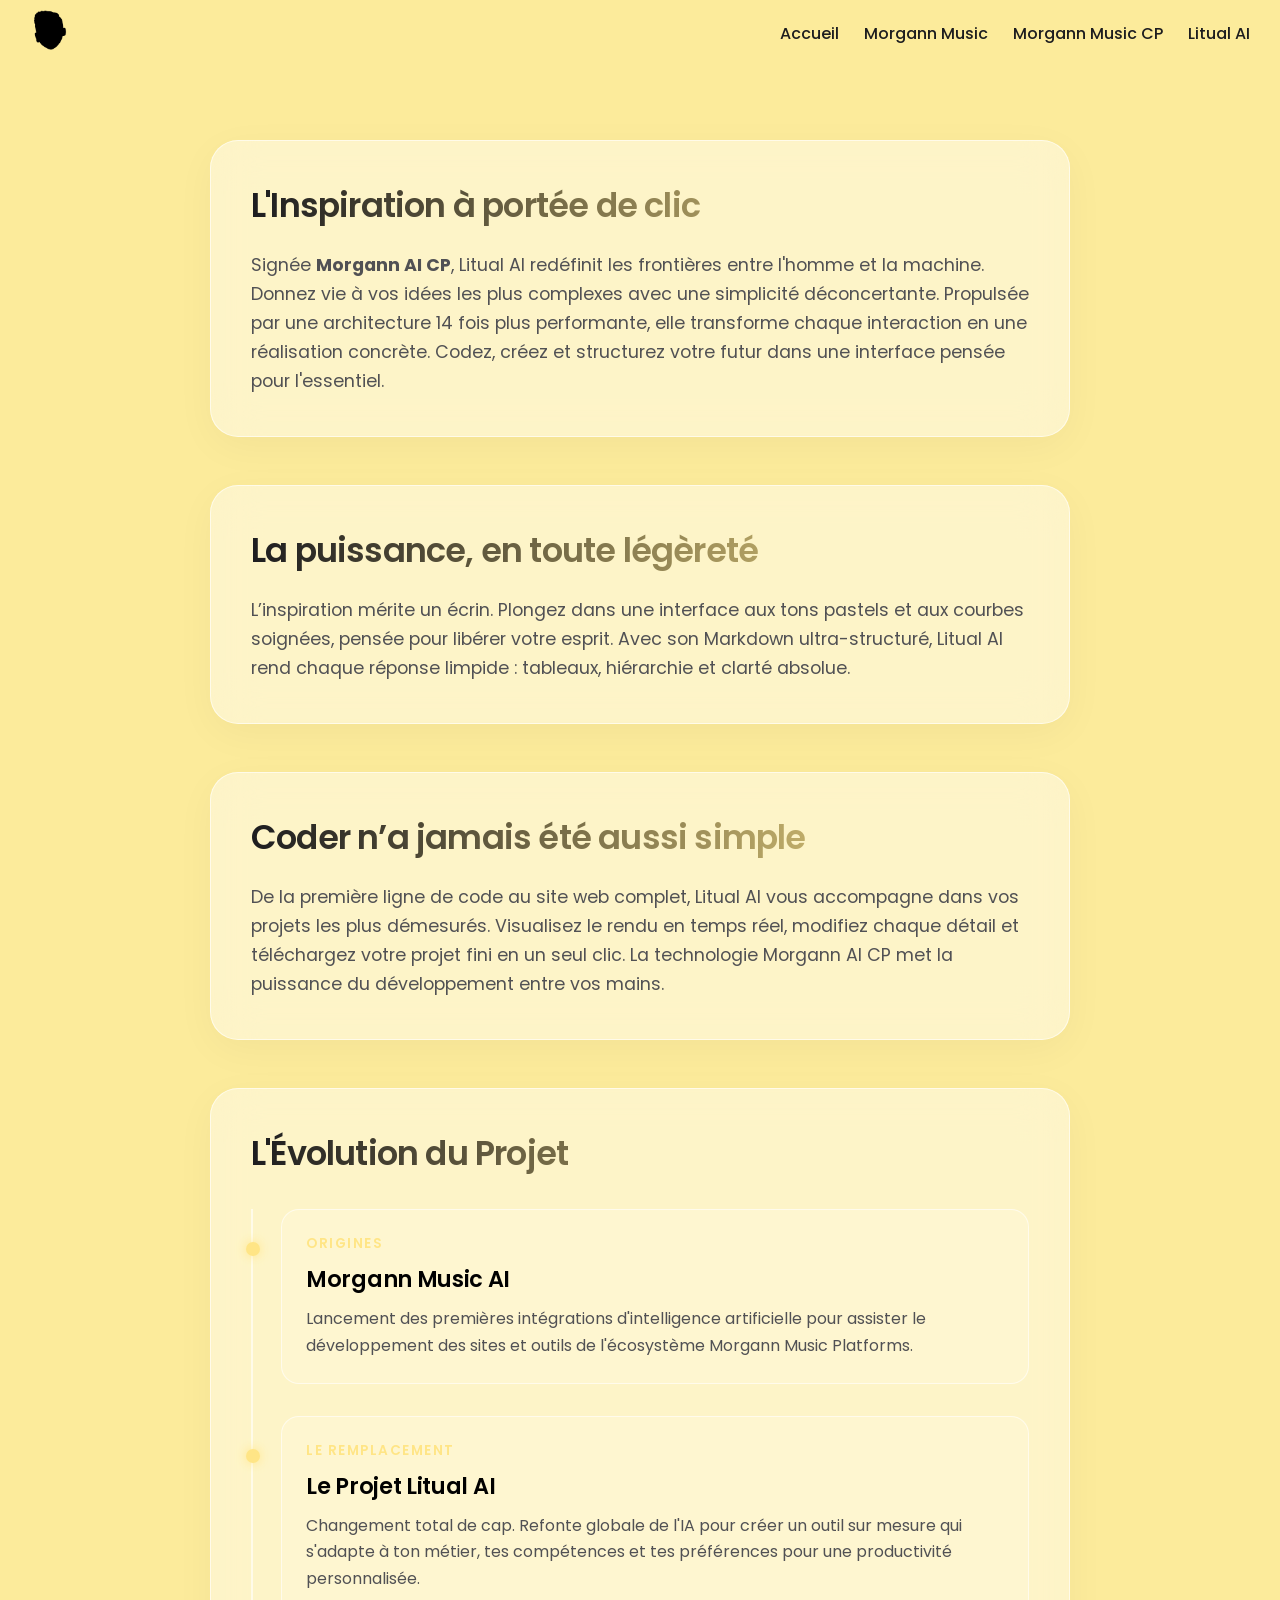
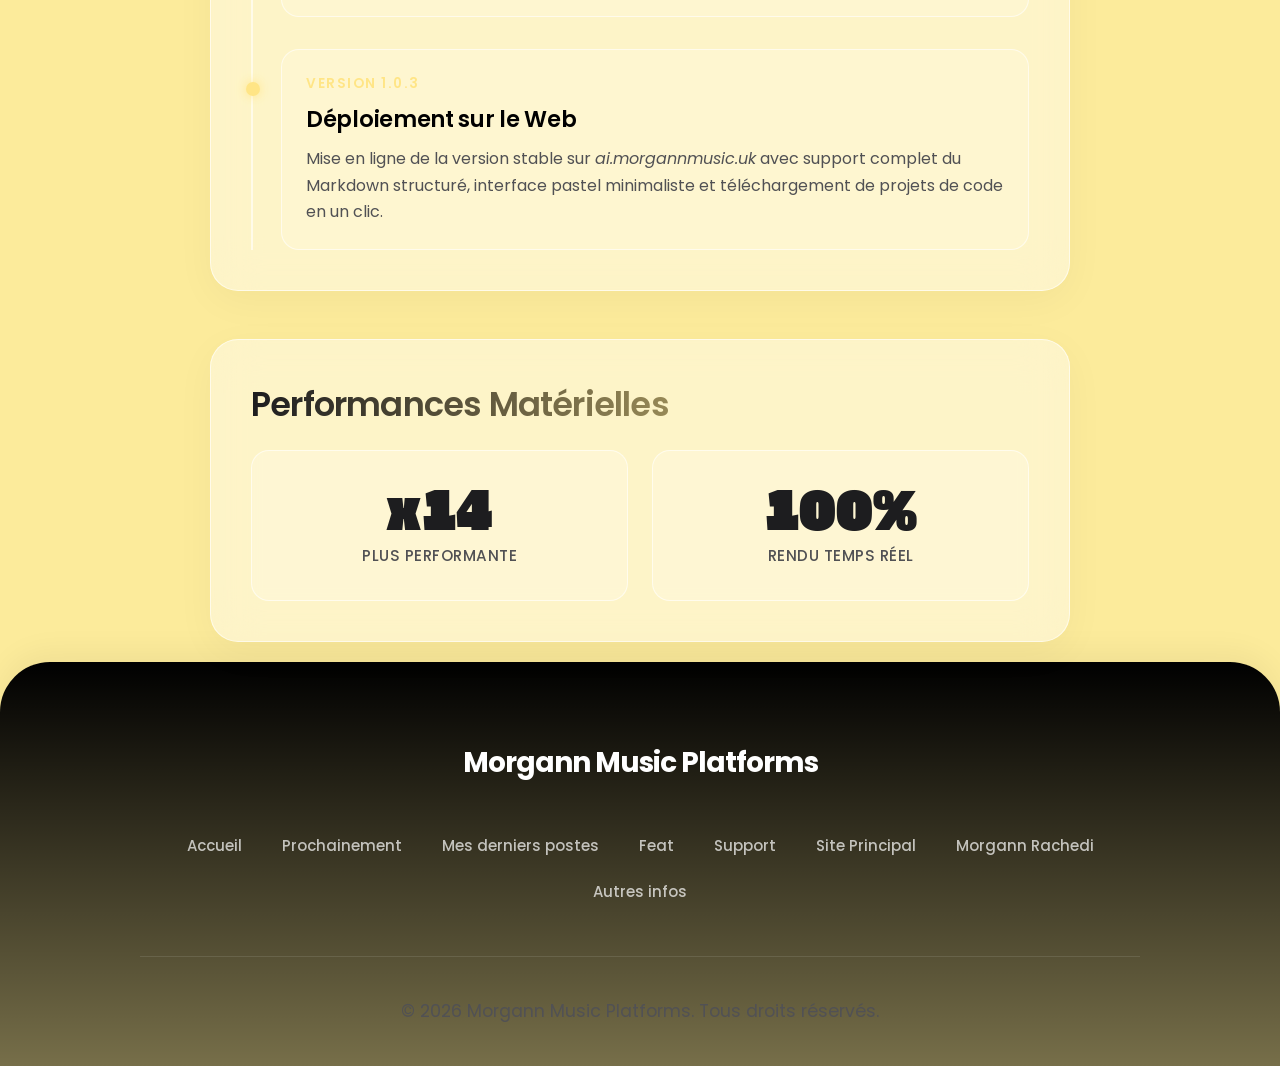
<file: litualai.html>
<!DOCTYPE html>
<html lang="fr">

<head>
    <title>Litual AI - Morgann Music Platforms</title>
    <meta charset="UTF-8">
    <meta name="viewport"
        content="width=device-width, initial-scale=1.0, maximum-scale=1.0, user-scalable=no, viewport-fit=cover">
    <meta property="og:description" content="Morgann Music Platforms, tout Morgann Music présentés ici.">
    <meta name="theme-color" content="#e0ffd6">
    <link rel="preconnect" href="https://fonts.gstatic.com" crossorigin>
    <link href="https://fonts.googleapis.com/css2?family=Roboto:wght@300;400;500;700&display=swap" rel="stylesheet">
    <link rel="icon" href="apple-touch-icon.png">
    <link rel="stylesheet" href="/assets/css/navbar-la.css">
    <link rel="stylesheet" href="/assets/css/index-la.css">
    <link rel="stylesheet" href="/assets/footer/footer.css">

    <link href="https://fonts.googleapis.com/css2?family=Gasoek+One&family=Poppins:wght@400;500;600&display=swap"
        rel="stylesheet">
</head>

<body>
    <div id="navbar-container"></div>
    <script src="/assets/js/navbar-la.js"></script>

    <main class="history-container">

        <section class="intro-section">
            <h2>L'Inspiration à portée de clic</h2>
            <p>Signée <strong>Morgann AI CP</strong>, Litual AI redéfinit les frontières entre l'homme et la machine.
                Donnez vie à vos idées les plus complexes avec une simplicité déconcertante. Propulsée par une
                architecture 14 fois plus performante, elle transforme chaque interaction en une réalisation concrète.
                Codez, créez et structurez votre futur dans une interface pensée pour l'essentiel.</p>
        </section>

        <section class="design-section">
            <h2>La puissance, en toute légèreté</h2>
            <p>L’inspiration mérite un écrin. Plongez dans une interface aux tons pastels et aux courbes soignées,
                pensée pour libérer votre esprit. Avec son Markdown ultra-structuré, Litual AI rend chaque réponse
                limpide : tableaux, hiérarchie et clarté absolue.</p>
        </section>

        <section class="dev-section">
            <h2>Coder n’a jamais été aussi simple</h2>
            <p>De la première ligne de code au site web complet, Litual AI vous accompagne dans vos projets les plus
                démesurés. Visualisez le rendu en temps réel, modifiez chaque détail et téléchargez votre projet fini en
                un seul clic. La technologie Morgann AI CP met la puissance du développement entre vos mains.</p>
        </section>

        <section class="timeline-section">
            <h2>L'Évolution du Projet</h2>

            <div class="timeline">

                <article class="timeline-event">
                    <div class="event-date">
                        <span>Origines</span>
                    </div>
                    <div class="event-content">
                        <h3>Morgann Music AI</h3>
                        <p>Lancement des premières intégrations d'intelligence artificielle pour assister le
                            développement des sites et outils de l'écosystème Morgann Music Platforms.</p>
                    </div>
                </article>

                <article class="timeline-event">
                    <div class="event-date">
                        <span>Le Remplacement</span>
                    </div>
                    <div class="event-content">
                        <h3>Le Projet Litual AI</h3>
                        <p>Changement total de cap. Refonte globale de l'IA pour créer un outil sur mesure qui s'adapte
                            à ton métier, tes compétences et tes préférences pour une productivité personnalisée.</p>
                    </div>
                </article>

                <article class="timeline-event">
                    <div class="event-date">
                        <span>Version 1.0.3</span>
                    </div>
                    <div class="event-content">
                        <h3>Déploiement sur le Web</h3>
                        <p>Mise en ligne de la version stable sur <em>ai.morgannmusic.uk</em> avec support complet du
                            Markdown structuré, interface pastel minimaliste et téléchargement de projets de code en un
                            clic.</p>
                    </div>
                </article>

            </div>
        </section>

        <section class="stats-section">
            <h2>Performances Matérielles</h2>
            <div class="stats-grid">
                <div class="stat-card">
                    <span class="stat-number">x14</span>
                    <span class="stat-label">Plus Performante</span>
                </div>
                <div class="stat-card">
                    <span class="stat-number">100%</span>
                    <span class="stat-label">Rendu Temps Réel</span>
                </div>
            </div>
        </section>

    </main>

    <div id="footer-container"></div>
    <script src="/assets/js/footer.js"></script>
</body>

</html>
</file>
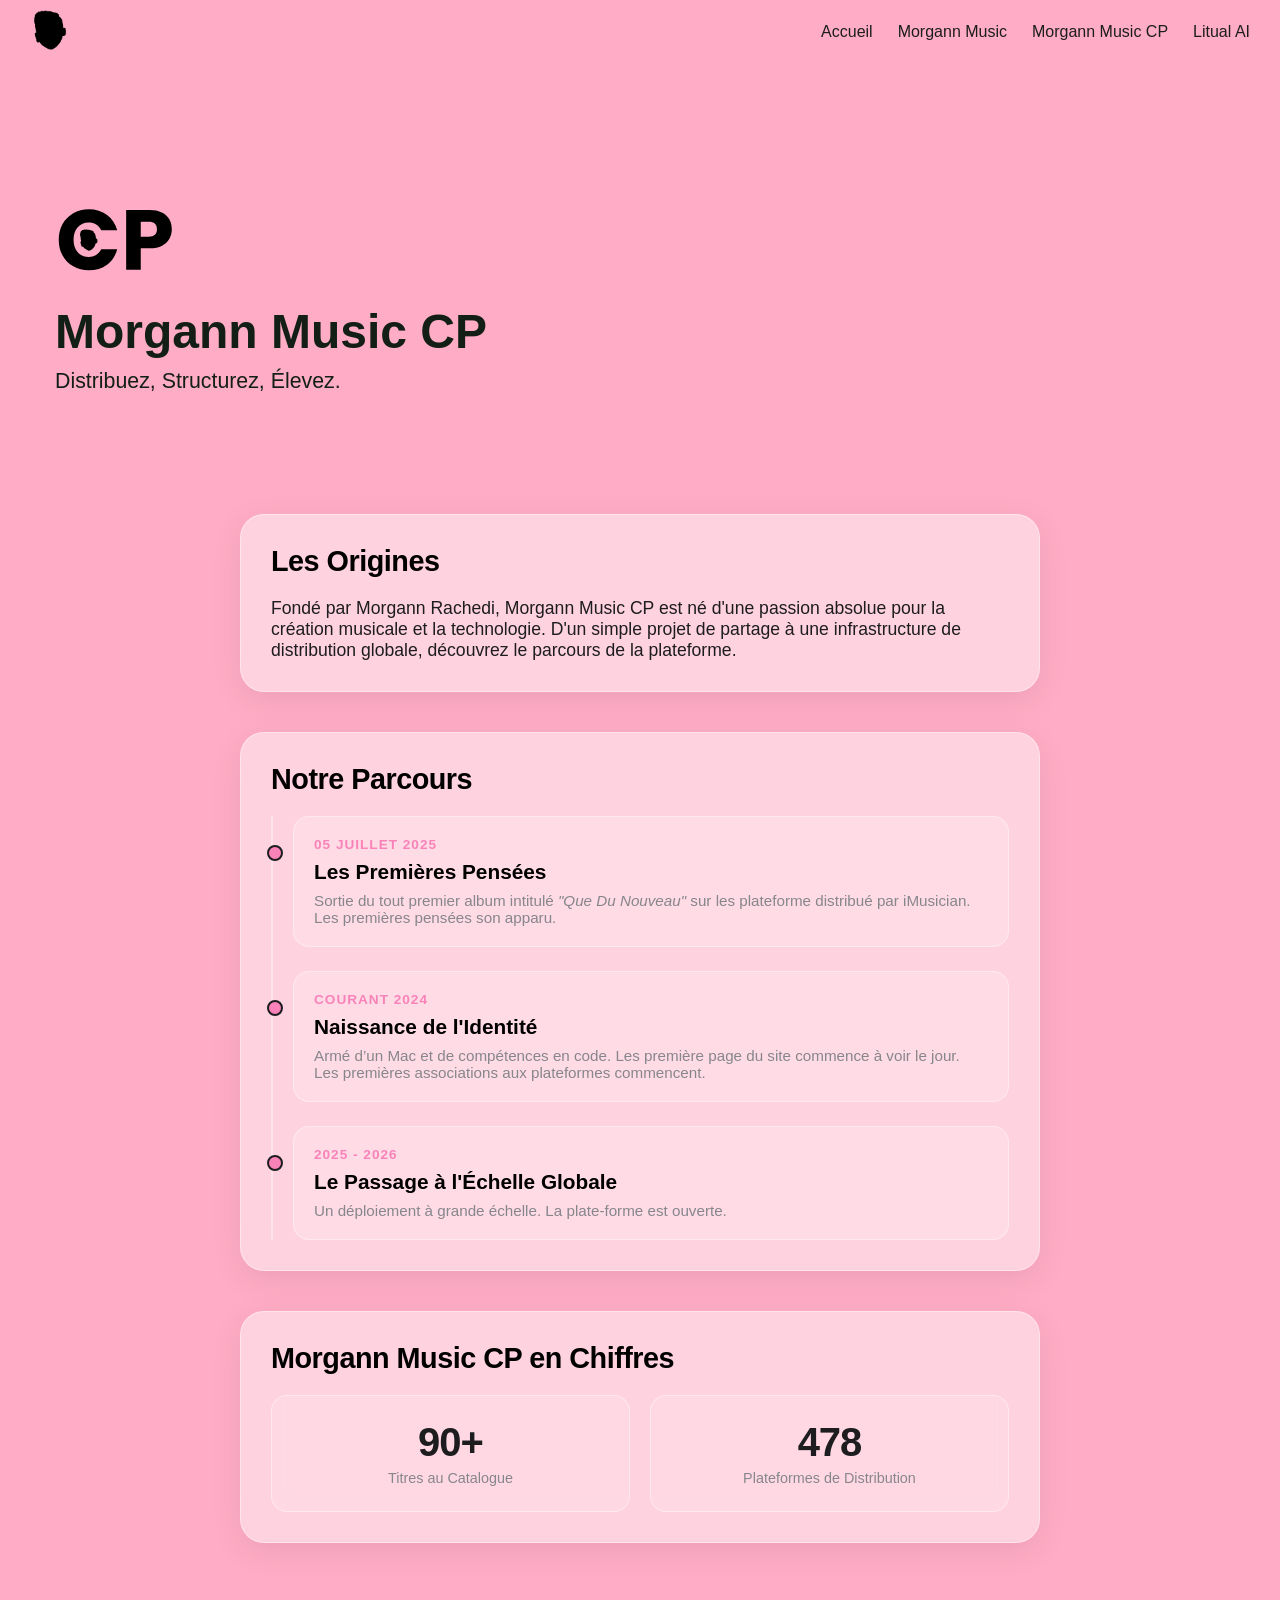
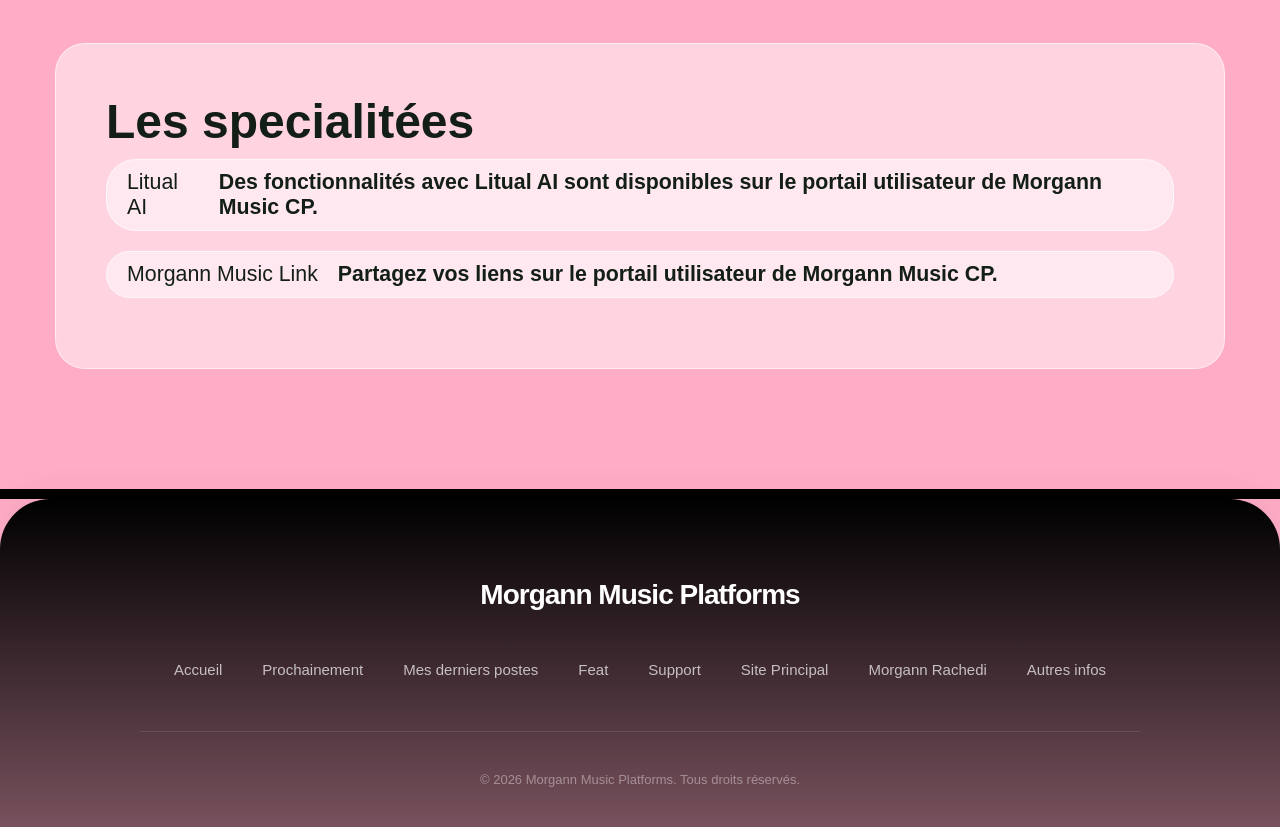
<file: mmcp.uk.html>
<!DOCTYPE html>
<html lang="fr">

<head>
    <title>Morgann Music CP | Morgann Music Platforms</title>
    <meta charset="UTF-8">
    <meta name="viewport"
        content="width=device-width, initial-scale=1.0, maximum-scale=1.0, user-scalable=no, viewport-fit=cover">
    <meta property="og:description" content="Morgann Music Platforms, tout Morgann Music présentés ici.">
    <meta name="theme-color" content="#e0ffd6">
    <link rel="preconnect" href="https://fonts.gstatic.com" crossorigin>
    <link href="https://fonts.googleapis.com/css2?family=Roboto:wght@300;400;500;700&display=swap" rel="stylesheet">
    <link rel="icon" href="apple-touch-icon.png">
    <link rel="stylesheet" href="/assets/css/navbar-mmcp.css">
    <link rel="stylesheet" href="/assets/css/index-mmcp.css">
    <link rel="stylesheet" href="/assets/footer/footer.css">
</head>

<body>
    <div id="navbar-container"></div>
    <script src="/assets/js/navbar-mmcp.js"></script>

    <section class="accueil-mmcp">
        <div class="accueil-mmcp-content">
            <img src="assets/img/Logos/logo-rose.svg" alt="Morgann Music Platforms baniere">
            <h1>Morgann Music CP</h1>
            <p>Distribuez, Structurez, Élevez.</p>
        </div>
    </section>

    <main class="history-container">

        <section class="intro-section">
            <h2>Les Origines</h2>
            <p>Fondé par Morgann Rachedi, Morgann Music CP est né d'une passion absolue pour la création musicale et la
                technologie. D'un simple projet de partage à une infrastructure de distribution globale, découvrez le
                parcours de la plateforme.</p>
        </section>

        <section class="timeline-section">
            <h2>Notre Parcours</h2>

            <div class="timeline">

                <article class="timeline-event">
                    <div class="event-date">
                        <time datetime="2025-07-05">05 Juillet 2025</time>
                    </div>
                    <div class="event-content">
                        <h3>Les Premières Pensées</h3>
                        <p>Sortie du tout premier album intitulé <em>"Que Du Nouveau"</em> sur les plateforme distribué
                            par iMusician. Les premières pensées son apparu.</p>
                    </div>
                </article>

                <article class="timeline-event">
                    <div class="event-date">
                        <span>Courant 2024</span>
                    </div>
                    <div class="event-content">
                        <h3>Naissance de l'Identité</h3>
                        <p>Armé d’un Mac et de compétences en code. Les première page du site commence à voir le jour.
                            Les premières associations aux plateformes commencent.</p>
                    </div>
                </article>

                <article class="timeline-event">
                    <div class="event-date">
                        <span>2025 - 2026</span>
                    </div>
                    <div class="event-content">
                        <h3>Le Passage à l'Échelle Globale</h3>
                        <p>Un déploiement à grande échelle. La plate-forme est ouverte.</p>
                    </div>
                </article>

            </div>
        </section>

        <section class="stats-section">
            <h2>Morgann Music CP en Chiffres</h2>
            <div class="stats-grid">
                <div class="stat-card">
                    <span class="stat-number">90+</span>
                    <span class="stat-label">Titres au Catalogue</span>
                </div>
                <div class="stat-card">
                    <span class="stat-number">478</span>
                    <span class="stat-label">Plateformes de Distribution</span>
                </div>
            </div>
        </section>

    </main>

    <section class="tech">
        <div class="tech-content">
            <h1>Les specialitées</h1>
            <a href="/litualai.html">
                <div class="tech-card">
                    <p>Litual AI</p>
                    <h3>Des fonctionnalités avec Litual AI sont disponibles sur le portail utilisateur de Morgann Music
                        CP.</h3>
                </div>
            </a>

            <a href="/link.html">
                <div class="tech-card">
                    <p>Morgann Music Link</p>
                    <h3>Partagez vos liens sur le portail utilisateur de Morgann Music CP.</h3>
                </div>
            </a>
        </div>
    </section>

    <!-- Section générée dynamiquement via l'API iTunes -->
    <div id="footer-container"></div>
    <script src="/assets/js/footer.js"></script>
</body>

</html>
</file>
<file: assets/css/navbar-la.css>
:root {
        --bg-nb: #ff8dee00;
        --nbscr: #ffe1ac91;
        --nbscrop: #f9df9f;
        --lnbscr: #ac825f;
        --text-color3: #ffffff;
        --text-color2: #000000
    }




    .navbar- {
        position: fixed;
        top: 0;
        left: 0;
        width: 100%;
        background: var(--bg-nb);
        transition: all 0.5s ease;
        border-radius: ease-in-out;

        z-index: 1000;
        cursor: pointer;

    }


    .navbar-.scrolled {
        background: linear-gradient(180deg, var(--nbscrop), var(--nbscr));
        backdrop-filter: blur(10px);
        box-shadow: 0 0 50px rgba(0, 0, 0, 0.567);
        border-top-left-radius: 0;
        border-top-right-radius: 0;
        border-bottom-left-radius: 30px;
        border-bottom-right-radius: 30px;
        border-bottom: 1px solid var(--lnbscr);
        -webkit-backdrop-filter: blur(20px);
        backdrop-filter: blur(20px);

    }

    .navbar- nav {
        display: flex;
        justify-content: space-between;
        align-items: center;
        padding: 10px 30px;
    }

    .navbar- .logo img {
        height: 40px;
        width: auto;
        margin: 0;
        filter: invert(100%);
        transition: filter 0.5s;
    }


    .navbar- ul {
        list-style: none;
        display: flex;
        gap: 25px;
    }

    .navbar- ul li a {
        text-decoration: none;
        color: #1d1d1f;
        font-family: 'Poppins', sans-serif;
        font-weight: 500;
        transition: 0.3s;
    }


    .navbar- ul li a:hover {
        opacity: 0.7;
    }

    .navbar- .menu-toggle {
        display: none;
        font-size: 1.8em;
        background: none;
        border: none;
        color: #1d1d1f;
        cursor: pointer;
    }

    @media (max-width: 768px) {
        .navbar- .menu-toggle {
            display: block;
            position: relative;
            z-index: 9999;
            color: var(--text-color3);
        }

        .navbar- ul {
            position: absolute;
            top: 65px;
            right: 0;
            width: 200px;
            background: rgba(255, 45, 255, 0.304);
            color: #992a99;
            flex-direction: column;
            align-items: flex-start;
            -webkit-backdrop-filter: blur(10px);
            backdrop-filter: blur(10px);
            padding: 15px;
            display: flex;
            visibility: hidden;
            pointer-events: none;
            border-radius: 0 0 0 25px;
            transition: transform 0.3s ease-out, visibility 0.3s;
            transform: translateX(100%);
        }

        .navbar- ul.active {
            visibility: visible;
            pointer-events: all;
            transform: translateX(0);
        }

        .navbar- ul li {
            width: 100%;
            margin: 10px 0;
        }

        .navbar- ul li a:hover {
            text-decoration: underline;
        }
    }
</file>
<file: assets/css/index-la.css>
@font-face {
    font-family: 'Giker';
    src: url('../font/giker/Gliker-Regular.woff2') format('woff2'),
         url('../font/giker/Gliker-Regular.ttf') format('truetype');
    font-weight: normal;
    font-style: normal;
    font-display: swap;
}


:root {
    --bg-accueil: #FCEB9B;
    --txt-fn: #131F16;
    }
        


        
     * {
        margin: 0;
        padding: 0;
        box-sizing: border-box;
    }
        
    body {
        min-height: 200vh;
        background-color: var(--bg-accueil);
        color: var(--text-color-primary);
        font-family: 'Poppins', sans-serif;
        text-shadow: 1px;
    }


:root {
    --glass-bg: rgba(255, 255, 255, 0.45);
    --glass-border: rgba(255, 255, 255, 0.6);
    --glass-blur: blur(24px);
    --text-main: #1d1d1f;
    --text-secondary: #515154;
    --accent-color: #ffe586; 
    --accent-hover: #ffd16e;
    --radius-large: 28px;
    --radius-medium: 18px;
    --transition-smooth: all 0.4s cubic-bezier(0.16, 1, 0.3, 1);
}





.history-container {
    max-width: 900px;
    margin: 0 auto;
    padding: 20px;
    display: flex;
    flex-direction: column;
    gap: 48px;
    margin-top: 120px;
}

.intro-section, 
.design-section, 
.dev-section, 
.timeline-section, 
.stats-section {
    background: var(--glass-bg);
    backdrop-filter: var(--glass-blur);
    -webkit-backdrop-filter: var(--glass-blur);
    border: 1px solid var(--glass-border);
    border-radius: var(--radius-large);
    padding: 40px;
    box-shadow: 0 10px 40px rgba(0, 0, 0, 0.04);
    transition: var(--transition-smooth);
}

.intro-section:hover, 
.design-section:hover, 
.dev-section:hover, 
.timeline-section:hover, 
.stats-section:hover {
    transform: translateY(-4px);
    box-shadow: 0 20px 50px rgba(142, 134, 255, 0.1);
}

h2 {
    font-family: 'Poppins', sans-serif;
    font-size: 2.1rem;
    font-weight: 600;
    margin-top: 0;
    margin-bottom: 20px;
    letter-spacing: -0.8px;
    background: linear-gradient(90deg, var(--text-main), var(--accent-color));
    -webkit-background-clip: text;
    -webkit-text-fill-color: transparent;
}

p {
    font-size: 1.1rem;
    line-height: 1.65;
    color: var(--text-secondary);
    margin: 0;
}

.timeline {
    position: relative;
    display: flex;
    flex-direction: column;
    gap: 32px;
    padding-left: 28px;
    margin-top: 30px;
    border-left: 2px solid var(--glass-border);
}

.timeline-event {
    position: relative;
    background: rgba(255, 255, 255, 0.15);
    border: 1px solid var(--glass-border);
    border-radius: var(--radius-medium);
    padding: 24px;
    transition: var(--transition-smooth);
}

.timeline-event::before {
    content: '';
    position: absolute;
    left: -36px;
    top: 32px;
    width: 14px;
    height: 14px;
    border-radius: 50%;
    background: var(--accent-color);
    box-shadow: 0 0 12px var(--accent-color);
    transition: var(--transition-smooth);
}

.timeline-event:hover::before {
    transform: scale(1.3);
    background: var(--text-main);
}

.event-date {
    font-size: 0.85rem;
    font-weight: 600;
    text-transform: uppercase;
    color: var(--accent-color);
    margin-bottom: 8px;
    letter-spacing: 1.5px;
}

.timeline-event h3 {
    margin: 0 0 10px 0;
    font-size: 1.4rem;
    font-weight: 600;
    letter-spacing: -0.3px;
}

.timeline-event p {
    font-size: 1rem;
}

.stats-grid {
    display: grid;
    grid-template-columns: repeat(auto-fit, minmax(240px, 1fr));
    gap: 24px;
    margin-top: 10px;
}

.stat-card {
    background: rgba(255, 255, 255, 0.2);
    border: 1px solid var(--glass-border);
    border-radius: var(--radius-medium);
    padding: 32px 24px;
    text-align: center;
    transition: var(--transition-smooth);
}

.stat-card:hover {
    background: rgba(255, 255, 255, 0.3);
    transform: scale(1.02);
}

.stat-number {
    display: block;
    font-family: 'Gasoek One', sans-serif;
    font-size: 3.2rem;
    color: var(--text-main);
    line-height: 1;
    margin-bottom: 8px;
}

.stat-label {
    font-size: 0.95rem;
    color: var(--text-secondary);
    font-weight: 500;
    text-transform: uppercase;
    letter-spacing: 0.5px;
}

@media (max-width: 768px) {
    body {
        padding-top: 80px;
    }
    .history-container {
        gap: 32px;
        padding: 15px;
    }
    .intro-section, 
    .design-section, 
    .dev-section, 
    .timeline-section, 
    .stats-section {
        padding: 24px;
        border-radius: 22px;
    }
    h2 {
        font-size: 1.6rem;
    }
    .stat-number {
        font-size: 2.6rem;
    }
}
</file>
<file: assets/footer/footer.css>
.footer {
        background: linear-gradient(180deg, #000000, #00000087);
        color: #fce4ec;
        padding: 80px 20px 40px;
        font-family: 'Poppins', sans-serif;
        border-top-left-radius: 50px;
        border-top-right-radius: 50px;
        box-shadow: 0 -10px 30px rgba(0,0,0,0.05);
    }

    .footer-container {
        max-width: 1000px;
        margin: auto;
        display: flex;
        flex-direction: column;
        align-items: center;
        gap: 50px;
    }

    .footer-left {
        font-size: 28px;
        font-weight: 700;
        letter-spacing: -1px;
        color: #fff;
        text-align: center;
    }

    .footer-links {
        display: flex;
        gap: 20px 40px;
        flex-wrap: wrap;
        justify-content: center;
    }

    .footer-links a {
        color: rgba(255, 255, 255, 0.7);
        text-decoration: none;
        font-size: 15px;
        font-weight: 500;
        transition: all 0.3s ease;
        padding-bottom: 2px;
        border-bottom: 1px solid transparent;
    }

    .footer-links a:hover {
        color: #ffffff;
        border-bottom-color: rgba(255,255,255,0.5);
    }   

    .footer-bottom {
        width: 100%;
        border-top: 1px solid rgba(255, 255, 255, 0.1);
        padding-top: 40px;
        font-size: 13px;
        color: rgba(255, 255, 255, 0.4);
        text-align: center;
    }
</file>
<file: assets/css/navbar-mmcp.css>
:root {
        --bg-nb: #ff8dee00;
        --nbscr: #ffacc291;
        --nbscrop: #FC8FB0;
        --lnbscr: #ac5f76;
        --text-color3: #ffffff;
        --text-color2: #000000
    }




    .navbar- {
        position: fixed;
        top: 0;
        left: 0;
        width: 100%;
        background: var(--bg-nb);
        transition: all 0.5s ease;
        border-radius: ease-in-out;

        z-index: 1000;
        cursor: pointer;

    }



    .navbar-.scrolled {
        background: linear-gradient(180deg, var(--nbscrop), var(--nbscr));
        backdrop-filter: blur(10px);
        box-shadow: 0 0 50px rgba(0, 0, 0, 0.567);
        border-top-left-radius: 0;
        border-top-right-radius: 0;
        border-bottom-left-radius: 30px;
        border-bottom-right-radius: 30px;
        border-bottom: 1px solid var(--lnbscr);
        -webkit-backdrop-filter: blur(20px);
        backdrop-filter: blur(20px);

    }


    .navbar- nav {
        display: flex;
        justify-content: space-between;
        align-items: center;
        padding: 10px 30px;
    }

    .navbar- .logo img {
        height: 40px;
        width: auto;
        margin: 0;
        filter: invert(100%);
        transition: filter 0.5s;
    }


    .navbar- ul {
        list-style: none;
        display: flex;
        gap: 25px;
    }

    .navbar- ul li a {
        text-decoration: none;
        color: #1d1d1f;
        font-family: 'Poppins', sans-serif;
        font-weight: 500;
        transition: 0.3s;
    }


    .navbar- ul li a:hover {
        opacity: 0.7;
    }

    .navbar- .menu-toggle {
        display: none;
        font-size: 1.8em;
        background: none;
        border: none;
        color: #1d1d1f;
        cursor: pointer;
    }

    @media (max-width: 768px) {
        .navbar- .menu-toggle {
            display: block;
            position: relative;
            z-index: 9999;
            color: var(--text-color3);
        }

        .navbar- ul {
            position: absolute;
            top: 65px;
            right: 0;
            width: 200px;
            background: rgba(255, 45, 255, 0.304);
            color: #992a99;
            flex-direction: column;
            align-items: flex-start;
            -webkit-backdrop-filter: blur(10px);
            padding: 15px;
            display: flex;
            visibility: hidden;
            pointer-events: none;
            border-radius: 0 0 0 25px;
            transition: transform 0.3s ease-out, visibility 0.3s;
            transform: translateX(100%);
        }

        .navbar- ul.active {
            visibility: visible;
            pointer-events: all;
            transform: translateX(0);
        }

        .navbar- ul li {
            width: 100%;
            margin: 10px 0;
        }

        .navbar- ul li a:hover {
            text-decoration: underline;
        }
    }
</file>
<file: assets/css/index-mmcp.css>
@font-face {
    font-family: 'Giker';
    src: url('../font/giker/Gliker-Regular.woff2') format('woff2'),
         url('../font/giker/Gliker-Regular.ttf') format('truetype');
    font-weight: normal;
    font-style: normal;
    font-display: swap;
}


:root {
    --bg-accueil: #ffadc6;
    --txt-fn: #131F16;
    }
        


        
     * {
        margin: 0;
        padding: 0;
        box-sizing: border-box;
    }
        
    body {
        min-height: 200vh;
        background-color: var(--bg-accueil);
        color: var(--text-color-primary);
        font-family: 'Poppins', sans-serif;
        text-shadow: 1px;
    }



    .accueil-mmcp-content {
        text-align: flex-start;
        margin: 180px 0 120px 55px;
        padding: 0;
        color: var(--txt-fn);
    }
        

    .accueil-mmcp img {
        width: 120px;
        height: 120px;
        object-fit: cover;
        border-radius: 70px;
        filter: brightness(0) invert(0);

    }

    .accueil-mmcp h1 {
        font-size: 36pt;
        font-weight: 800;
        color: #131F16;
        font-family: 'Poppins', sans-serif;
        margin-bottom: 10px;
    }

    .accueil-mmcp p {
        font-size: 16pt;
        font-weight: 400;
        color: #131F16;
        font-family: 'Poppins', sans-serif;
    }

    .tech {
        border-bottom: 10px solid black;
    }

    .tech-content {
        text-align: flex-start;
        margin: 100px 55px 120px 55px;
        color: var(--txt-fn);
        background: rgba(255, 255, 255, 0.465);
        border-radius: 30px;
        border: 1px solid rgba(255, 255, 255, 0.546);
        backdrop-filter: blur(10px);
        -webkit-backdrop-filter: blur(10px);
        padding: 50px;
        
    }

    .tech-content h1 {
        font-size: 36pt;
        font-weight: 800;
        color: #131F16;
        font-family: 'Poppins', sans-serif;
        margin-bottom: 10px;
    }

    .tech-content p {
        font-size: 16pt;
        font-weight: 400;
        color: #131F16;
        font-family: 'Poppins', sans-serif;
    }

    .tech-card {
        display: flex;
        align-items: center;
        gap: 20px;
        margin-bottom: 20px;
        background: rgba(255, 255, 255, 0.465);
        padding: 10px 20px;
        border-radius: 30px;
        border: 1px solid rgba(255, 255, 255, 0.628);


    }
    
    .tech-card p {
        font-size: 16pt;
        font-weight: 400;
    }

    .tech-card h3 {
        font-size: 16pt;
        font-weight: 800;
    }

    .tech-content a {
        text-decoration: none;
        color: var(--txt-fn);
    }



        .dernierement-solo {
            background-color: #ffa0fc;
            border-bottom: 10px solid var(--bg-accueil);
        }

        .dernierement-feat-content {
            max-width: 1200px;
            margin: auto;
            padding: 80px 20px;
            display: flex;
            flex-direction: column;
            gap: 40px;
            text-align: flex-start;
            align-items: flex-start;
        }

        .dernierement-feat-content h2 {
            font-size: 36pt;
            font-weight: 600;
            color: #000000;
        }

        .dernierement-feat-content p {
            font-size: 16pt;
            font-weight: 400;
            color: #1b191d;
        }

        .dernierement-feat-content img {
            width: 150px;
            height: auto;
        }
        
        .feat-card {
            width: fit-content;
            height: 85px;
            background: #ffffff5c;
            border: 1px solid #ffffff75;
            border-radius: 70px;
            display: flex;
            flex-direction: row;
            align-items: center;
            padding-left: 7.5px;
            box-sizing: border-box;
        }


        .feat-card img {
            width: 70px;
            height: 70px;
            object-fit: cover;
            border-radius: 70px;
        }

        .feat-card h2 {
            font-size: 30pt;
            font-weight: 600;
            color: #000000ea;
            margin-left: 7.5px;
            margin-right: 11.5px;
            
        }

        .dernieresortie-feat{
            max-width: 1200px;
            margin-top: -100px;
            padding: 80px 20px;
            display: flex;
            flex-direction: column;
            gap: 40px;
            text-align: flex-start;
            align-items: flex-start;
            
        }


        .pochette-feat {
            width: 250px;
            height: 250px;
            border-radius: 30px;
            border: 2px solid #ffffff75;
            flex-direction: column;
            box-sizing: border-box;
            direction: absolute;



        }

        .pochette-feat img {
            width: 100%;
            border-radius: 30px;
            height: auto;
            transition: transform 0.8s cubic-bezier(0.25, 1, 0.5, 1);
        }

        .s-f {
            display: flex;
            flex-direction: row;
            align-items: center;
            gap: 25px;
        }

        .s-f-info {
            display: flex;
            flex-direction: column;
        }

        .s-f h1 {
            font-size: 30pt;
            font-weight: 600;
            color: #000000ea;
            margin-left: 7.5px;
        }
        
        .listento {
            width: fit-content;
            height: 65px;
            background: #ffffff5c;
            border: 1px solid #ffffff75;
            border-radius: 70px;
            display: flex;
            flex-direction: row;
            align-items: center;
            padding-left: 0;
            box-sizing: border-box;
            transition: all 0.3s ease;
        }

        .listento:hover {
            background: rgba(255, 255, 255, 0.7);
            transform: translateY(-3px);
            border-radius: 70px;
        }
        
        .listento a {
            display: flex;
            align-items: center;
            gap: 10px;
            padding: 0 25px 0 15px;
            text-decoration: none;
            color: inherit;
            width: 100%;
            height: 100%;
            box-sizing: border-box;
        }


        .listento img {
            width: 70px;
            height: 70px;
            object-fit: cover;
            border-radius: 70px;
        }

        .listento p {
            font-size: 1.2rem;
            font-weight: 600;
            color: var(--txt-fn);
            margin-left: 0;
        }


:root {
    --glass-bg: rgba(255, 255, 255, 0.45);
    --glass-border: rgba(255, 255, 255, 0.4);
    --glass-blur: blur(20px);
    --text-main: #1d1d1f;
    --text-secondary: #86868b;
    --accent-color: #f983b8;
    --bg-gradient: linear-gradient(135deg, #f5f7fa 0%, #c3cfe2 100%);
}





.history-container {
    max-width: 800px;
    margin: 0 auto;
    display: flex;
    flex-direction: column;
    gap: 40px;
}

.intro-section, 
.timeline-section, 
.stats-section {
    background: var(--glass-bg);
    backdrop-filter: var(--glass-blur);
    -webkit-backdrop-filter: var(--glass-blur);
    border: 1px solid var(--glass-border);
    border-radius: 24px;
    padding: 30px;
    box-shadow: 0 8px 32px 0 rgba(0, 0, 0, 0.08);
}

h2 {
    font-size: 1.8rem;
    font-weight: 700;
    margin-top: 0;
    margin-bottom: 20px;
    letter-spacing: -0.5px;
}

.intro-section p {
    font-size: 1.1rem;
    color: var(--text-main);
    margin: 0;
}

.timeline {
    position: relative;
    display: flex;
    flex-direction: column;
    gap: 24px;
    padding-left: 20px;
    border-left: 2px solid var(--glass-border);
}

.timeline-event {
    position: relative;
    background: rgba(255, 255, 255, 0.2);
    border: 1px solid var(--glass-border);
    border-radius: 16px;
    padding: 20px;
    transition: transform 0.3s ease, box-shadow 0.3s ease;
}

.timeline-event::before {
    content: '';
    position: absolute;
    left: -27px;
    top: 28px;
    width: 12px;
    height: 12px;
    border-radius: 50%;
    background: var(--accent-color);
    border: 2px solid var(--text-main);
}

.timeline-event:hover {
    transform: translateY(-2px);
    box-shadow: 0 4px 20px rgba(0, 0, 0, 0.05);
}

.event-date {
    font-size: 0.85rem;
    font-weight: 600;
    text-transform: uppercase;
    color: var(--accent-color);
    margin-bottom: 8px;
    letter-spacing: 1px;
}

.timeline-event h3 {
    margin: 0 0 8px 0;
    font-size: 1.3rem;
    font-weight: 600;
}

.timeline-event p {
    margin: 0;
    color: var(--text-secondary);
    font-size: 0.95rem;
}

.stats-grid {
    display: grid;
    grid-template-columns: repeat(auto-fit, minmax(200px, 1fr));
    gap: 20px;
}

.stat-card {
    background: rgba(255, 255, 255, 0.15);
    border: 1px solid var(--glass-border);
    border-radius: 16px;
    padding: 24px;
    text-align: center;
}

.stat-number {
    display: block;
    font-size: 2.5rem;
    font-weight: 800;
    color: var(--text-main);
    letter-spacing: -1px;
    margin-bottom: 4px;
}

.stat-label {
    font-size: 0.9rem;
    color: var(--text-secondary);
    font-weight: 500;
}
</file>
